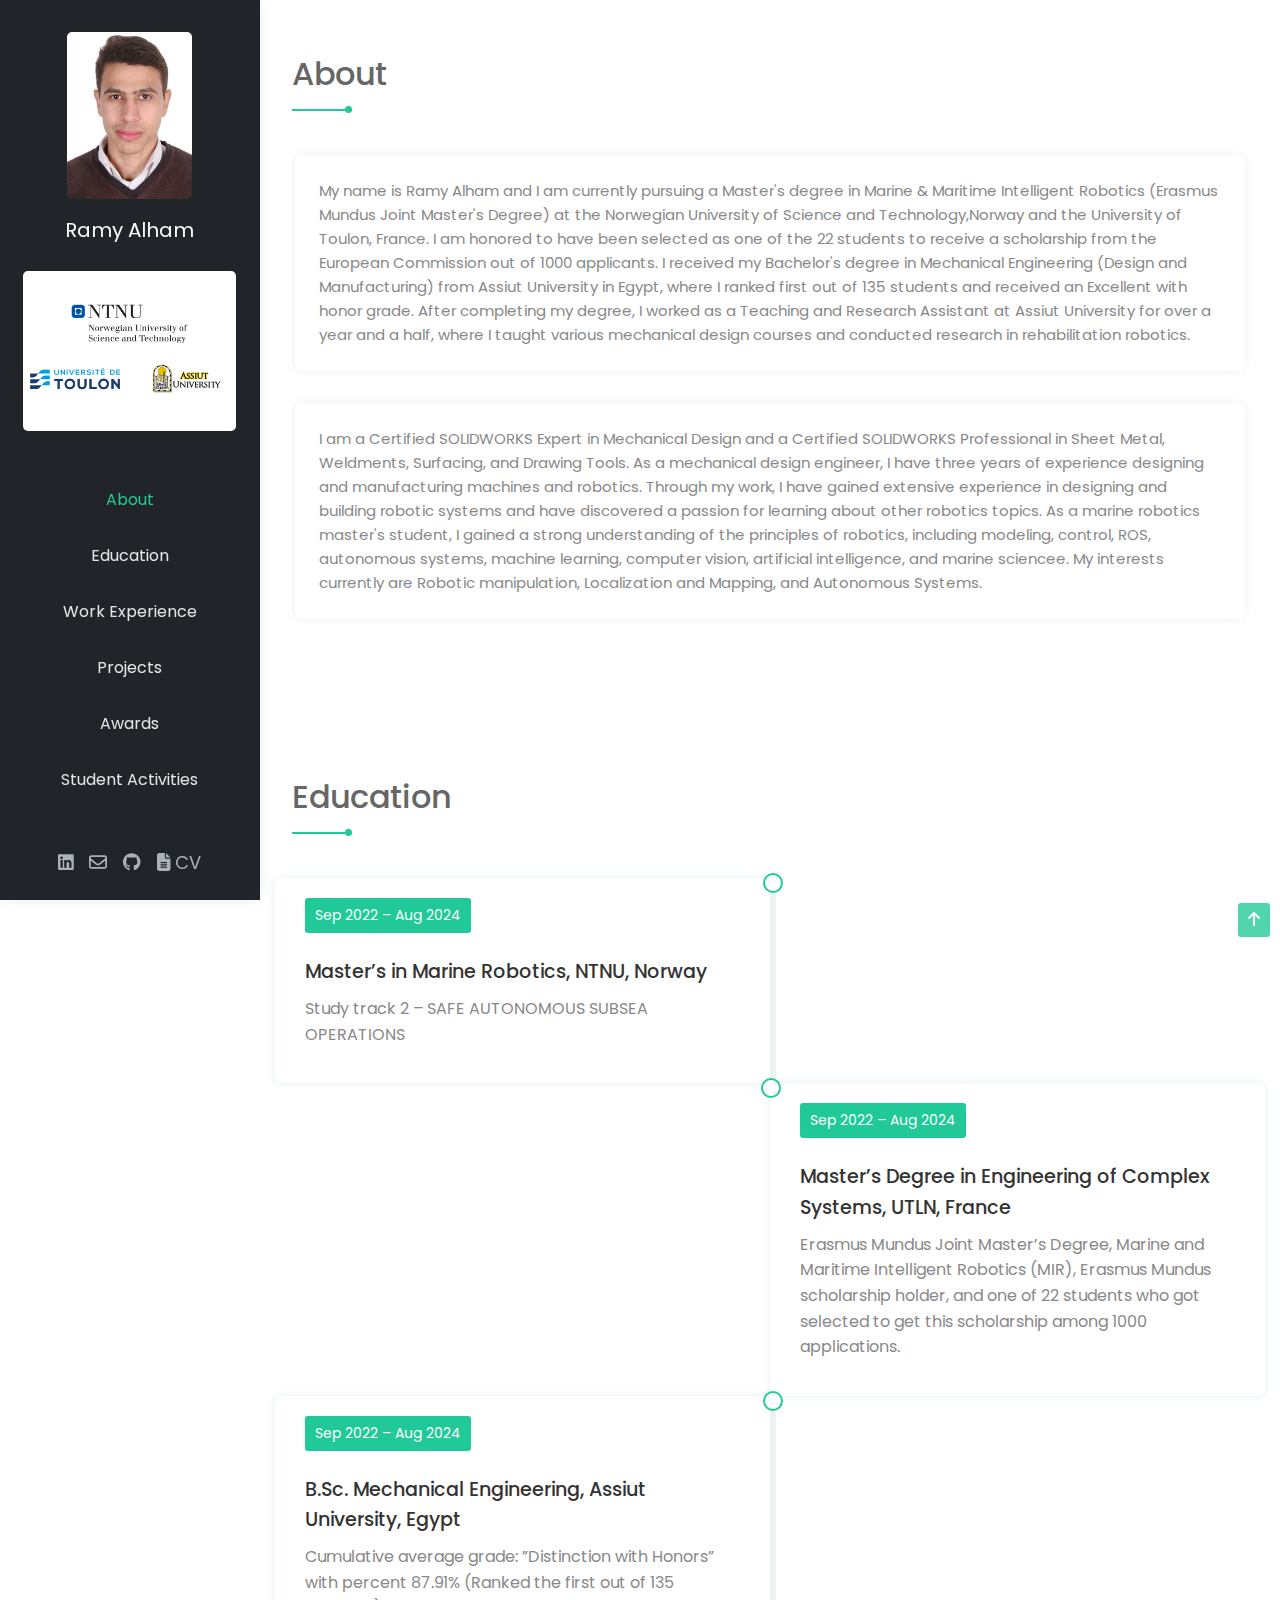
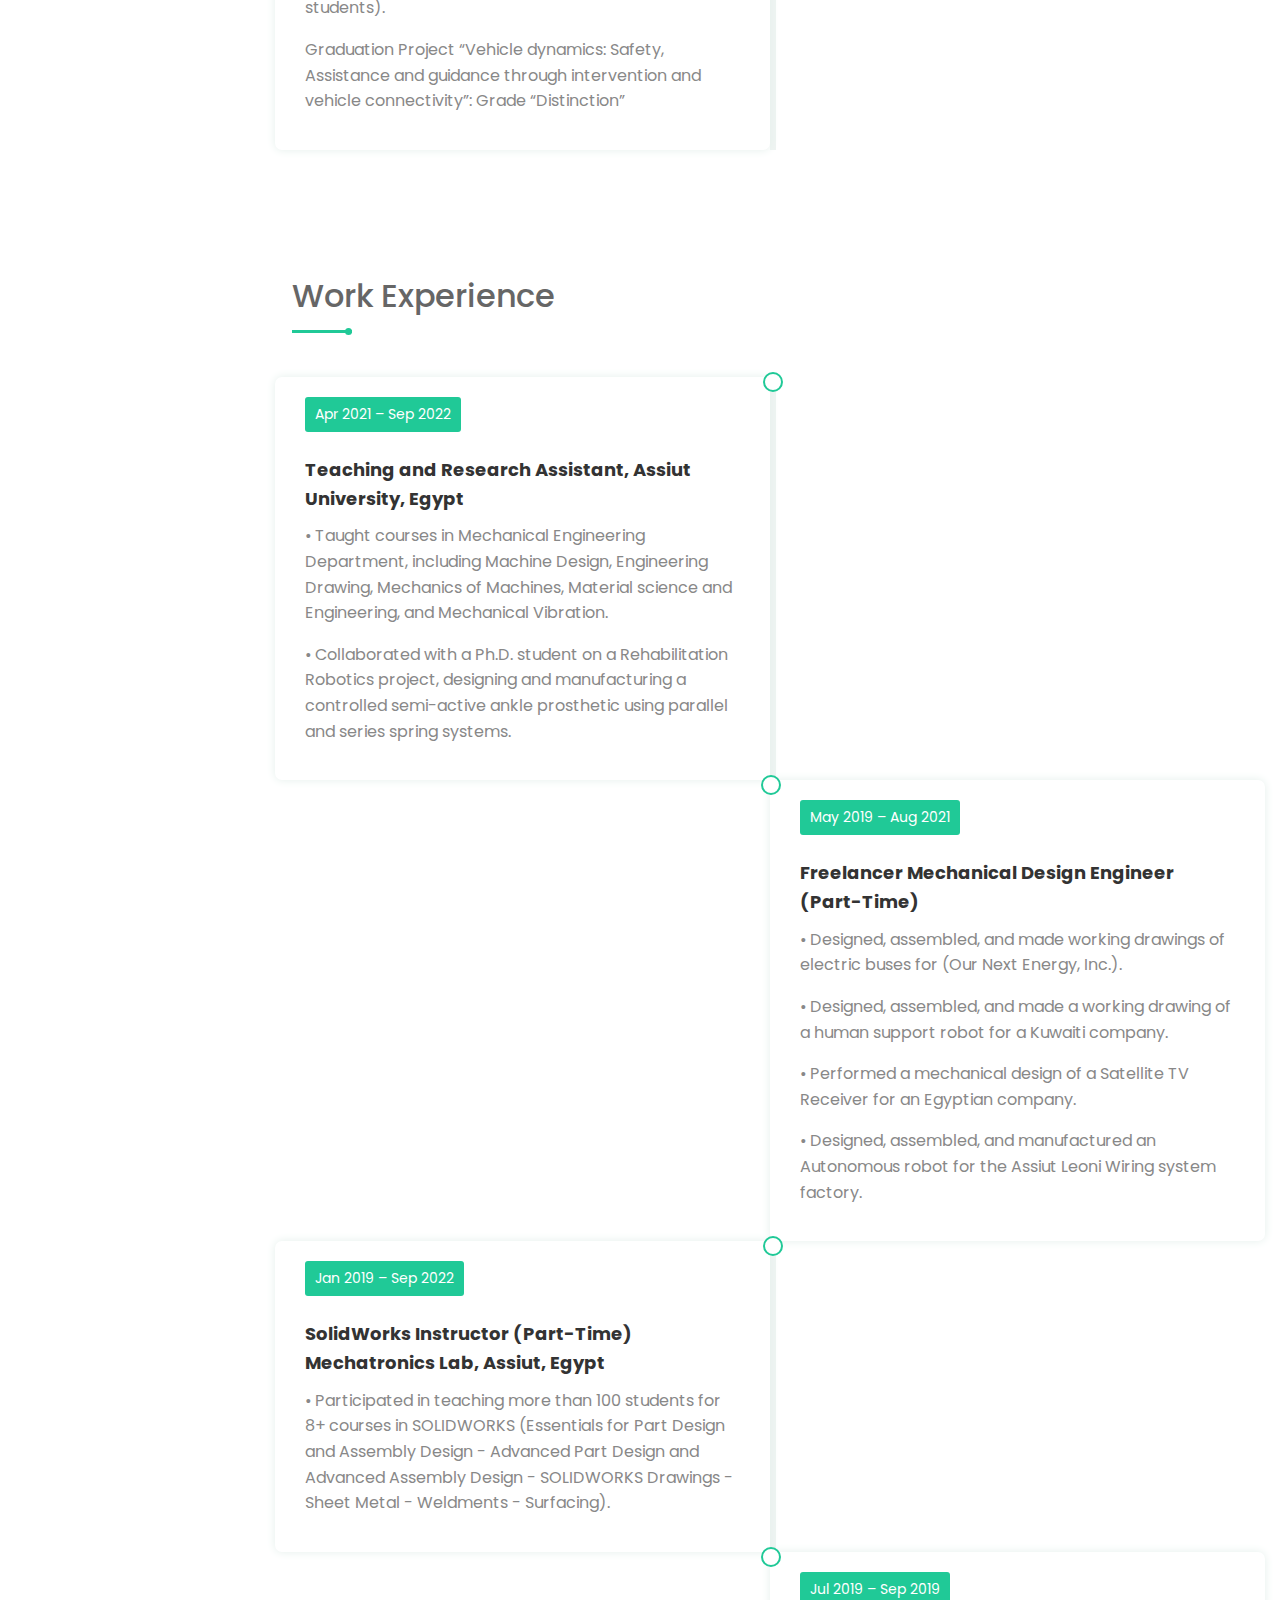
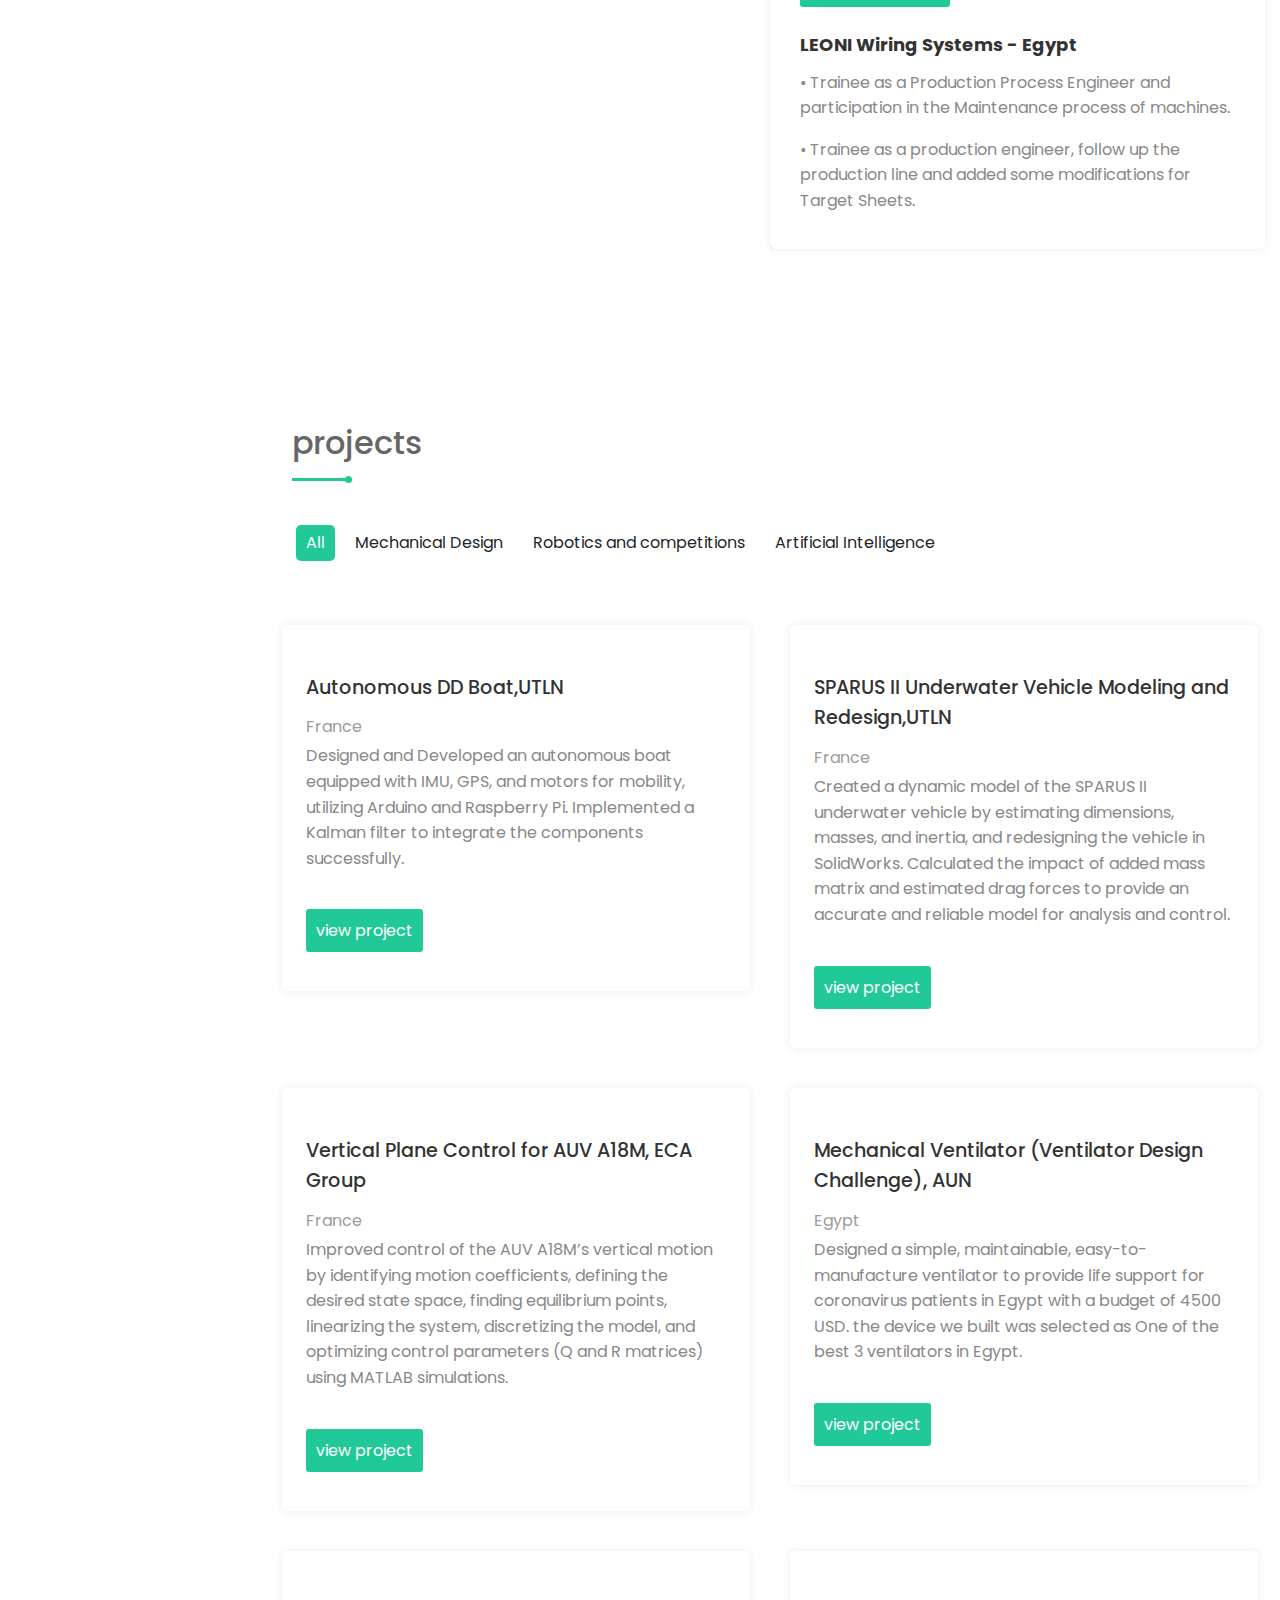
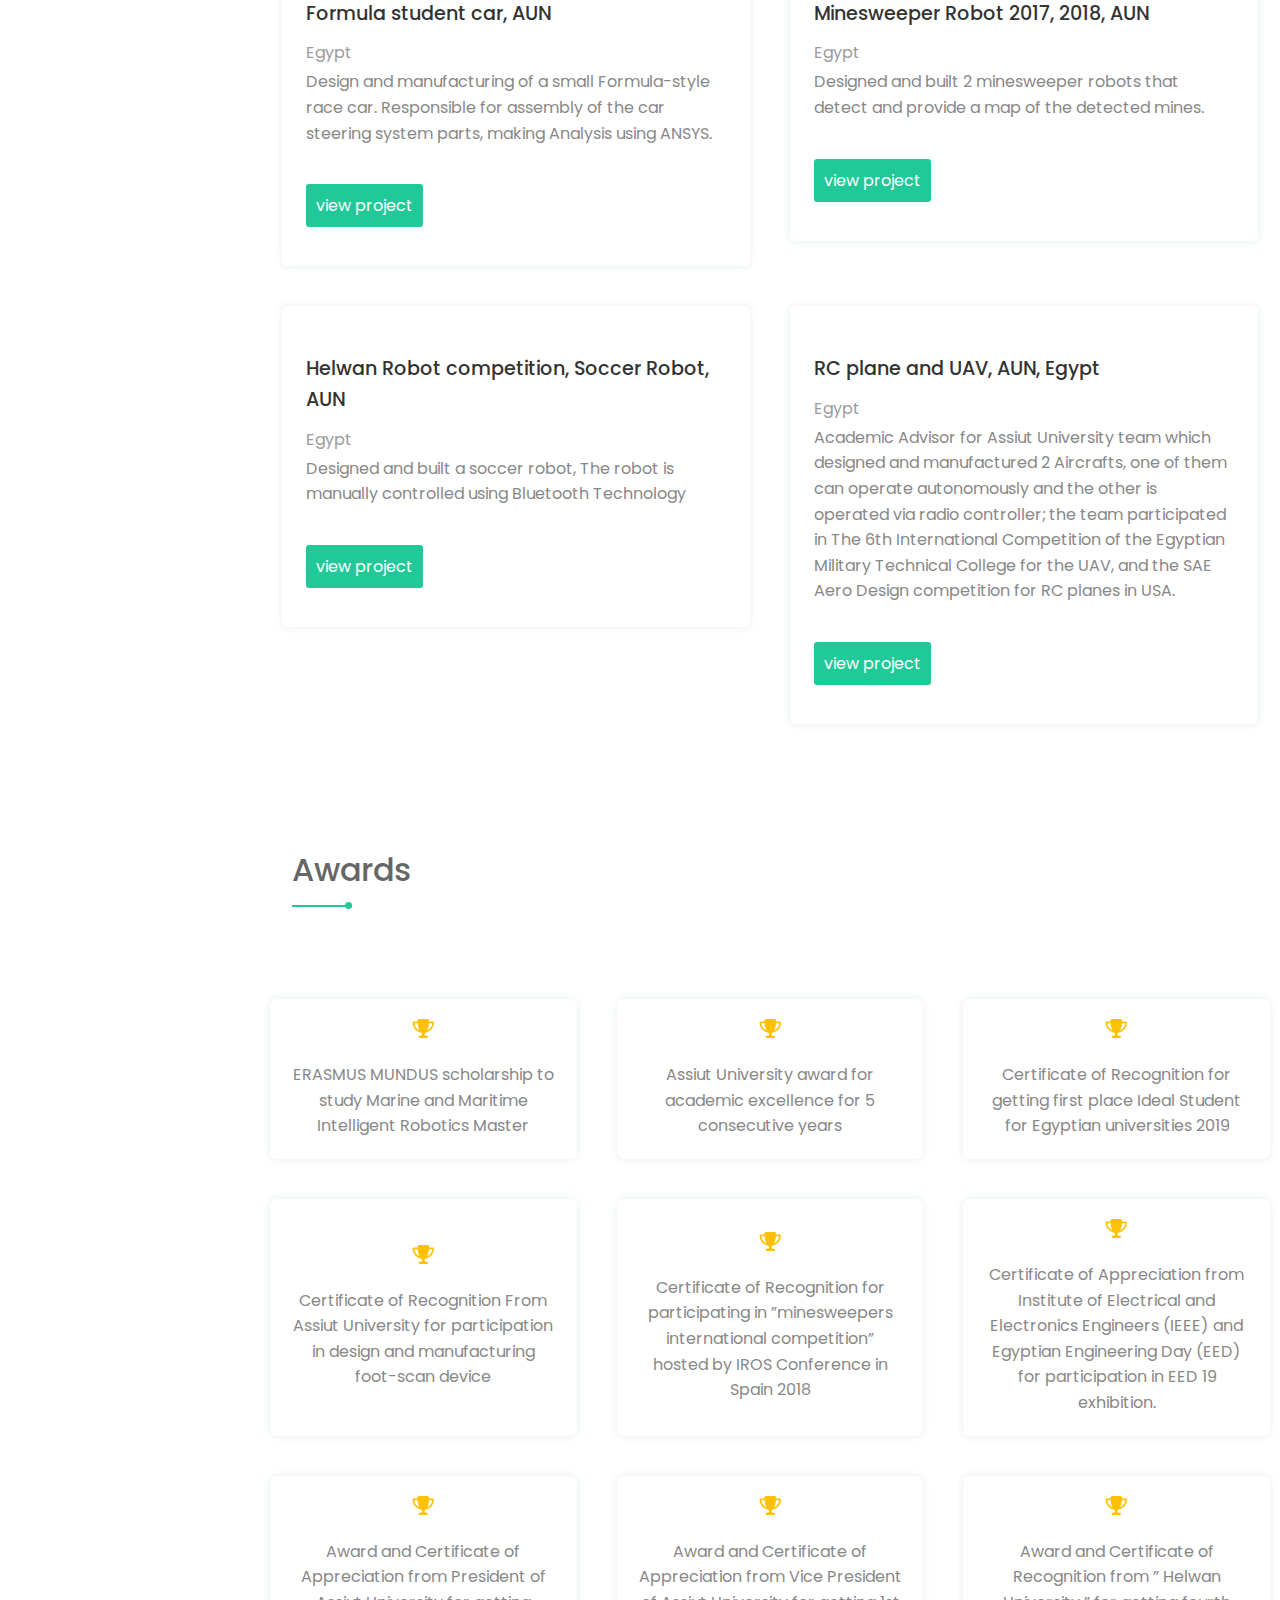
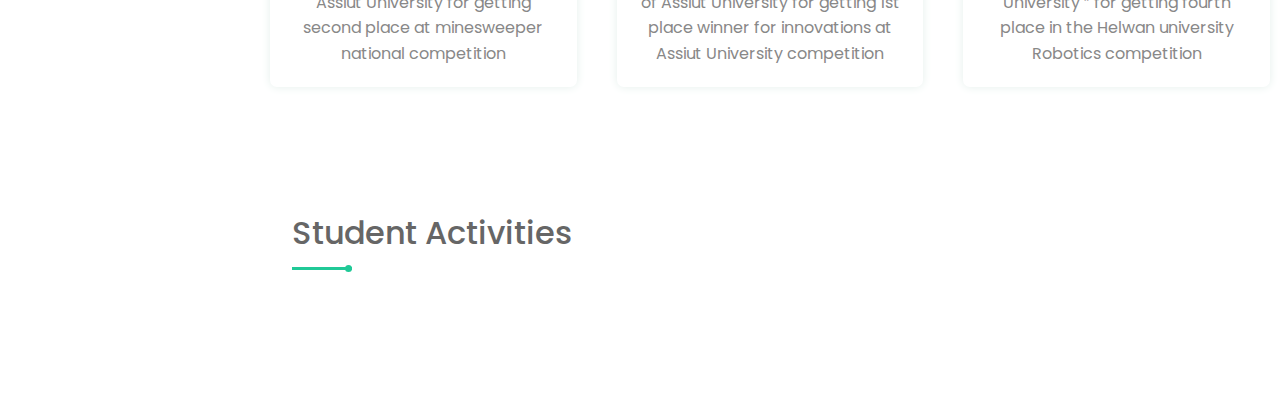
<file: index.html>
<!DOCTYPE html>
<html lang="en">

<head>
    <meta charset="UTF-8" />
    <meta http-equiv="X-UA-Compatible" content="IE=edge" />
    <meta name="viewport" content="width=device-width, initial-scale=1.0" />
    <title>Ramy Alham</title>
    <!-- css links -->
    <link rel="stylesheet" href="css/bootstrap.min.css" />
    <link rel="stylesheet" href="css/all.min.css" />
    <!-- owl carousel -->
    <link rel="stylesheet" href="https://cdnjs.cloudflare.com/ajax/libs/OwlCarousel2/2.3.4/assets/owl.carousel.min.css"
        integrity="sha512-tS3S5qG0BlhnQROyJXvNjeEM4UpMXHrQfTGmbQ1gKmelCxlSEBUaxhRBj/EFTzpbP4RVSrpEikbmdJobCvhE3g=="
        crossorigin="anonymous" referrerpolicy="no-referrer" />
    <!-- owl carousel theme -->
    <link rel="stylesheet"
        href="https://cdnjs.cloudflare.com/ajax/libs/OwlCarousel2/2.3.4/assets/owl.theme.default.min.css"
        integrity="sha512-sMXtMNL1zRzolHYKEujM2AqCLUR9F2C4/05cdbxjjLSRvMQIciEPCQZo++nk7go3BtSuK9kfa/s+a4f4i5pLkw=="
        crossorigin="anonymous" referrerpolicy="no-referrer" />
    <link rel="stylesheet" href="css/utlities.css" />
    <link rel="stylesheet" href="css/style.css" />
    <link rel="stylesheet" href="css/responsive.css" />
</head>

<body>
    <!-- start navbar section -->
    <nav class="navbar navbar-expand-lg bg-dark primary-menu py-md-3 ">
        <div class="container-fluid pt-lg-3 pb-lg-2 px-lg-3 flex-lg-column h-100">
            <div class="nav-header">
                <img src="images/avater.jpg" alt="avater" class="img-fluid d-none d-lg-block" />
                <a class="navbar-brand text-light" href="#">Ramy Alham</a>
                <div class="university-logos">
                    <img src="images/logo_univ.jpg" alt="University Logos"
                        class="img-fluid university-logo d-lg-block d-none" />
                </div>
            </div>
            <button class="navbar-toggler ms-auto" type="button" data-bs-toggle="collapse"
                data-bs-target="#navbarSupportedContent" aria-controls="navbarSupportedContent" aria-expanded="false"
                aria-label="Toggle navigation">
                <i class="fa-solid fa-bars bar"></i>
            </button>
            <div class="collapse navbar-collapse my-lg-auto" id="navbarSupportedContent">
                <ul class="navbar-nav text-lg-center my-lg-auto py-lg-3 flex-lg-column">
                    <li class="nav-item about">
                        <a class="nav-link active" href="#about">About</a>
                    </li>
                    <li class="nav-item education">
                        <a class="nav-link" href="#education">Education</a>

                    </li>
                    <li class="nav-item workExperience">
                        <a class="nav-link" href="#workExperience">Work Experience</a>
                    </li>
                    <li class="nav-item projects">
                        <a class="nav-link" href="#project">Projects</a>
                    </li>
                    <li class="nav-item awards">
                        <a class="nav-link" href="#awards">Awards</a>
                    </li>
                    <li class="nav-item studentActivities">
                        <a class="nav-link" href="#studentActivities">Student Activities</a>
                    </li>
                </ul>
            </div>
            <ul class="nav-footer flex-md-row d-flex gap-3 mb-0 p-0">
                <li>
                    <a href="https://www.linkedin.com/in/ramyantar94/" target="_blank"><i
                            class="fa-brands fa-linkedin"></i></a>
                </li>
                <li>
                    <a href="mailto:ramyantar@aun.edu.eg"><i class="fa-regular fa-envelope"></i></a>
                </li>
                <li>
                    <a href="https://github.com/ramyantar" target="_blank">
                        <i class="fa-brands fa-github"></i>
                    </a>
                </li>
                <li>
                    <a href="https://drive.google.com/file/d/1LvihStYp-87_kQpyJi6JawaVRKV2SgOA/view?usp=sharing"
                        target="_blank">
                        <i class="fa-solid fa-file-alt"></i> CV
                    </a>
                </li>
            </ul>
        </div>
    </nav>
    <!-- end navbar section -->
    <div class="content">
        <!-- start about section -->
        <section class="about" id="about">
            <div class="container d-flex flex-column">
                <div class="special_header">
                    <h2>About</h2>
                </div>
                <div class="row mt-lg-4 mt-0 section-container">
                    <p class="p-4">
                        My name is Ramy Alham and I am currently pursuing a Master's degree in Marine & Maritime
                        Intelligent Robotics (Erasmus Mundus Joint Master's Degree) at the Norwegian University of
                        Science and Technology,Norway and the University of Toulon, France. I am honored to have been
                        selected as one of the 22 students to receive a scholarship from the European Commission out of
                        1000 applicants.

                        I received my Bachelor's
                        degree in Mechanical Engineering (Design and
                        Manufacturing) from Assiut University in Egypt,
                        where I ranked first out of 135 students and
                        received an Excellent with honor grade. After
                        completing my degree, I worked as a Teaching and
                        Research Assistant at Assiut University for over a
                        year and a half, where I taught various mechanical
                        design courses and conducted research in
                        rehabilitation robotics.
                        <!--                         </p>
                        <p class="p-4"> -->

                    </p>
                    <p class="p-4">
                        I am a Certified SOLIDWORKS Expert in Mechanical
                        Design and a Certified SOLIDWORKS Professional in
                        Sheet Metal, Weldments, Surfacing, and Drawing
                        Tools. As a mechanical design engineer, I have three
                        years of experience designing and manufacturing
                        machines and robotics. Through my work, I have
                        gained extensive experience in designing and
                        building robotic systems and have discovered a
                        passion for learning about other robotics topics.

                        As a marine robotics master's student, I gained a
                        strong understanding of the principles of robotics,
                        including modeling, control, ROS, autonomous
                        systems, machine learning, computer vision,
                        artificial intelligence, and marine sciencee. My
                        interests currently are Robotic manipulation,
                        Localization and Mapping, and Autonomous Systems. 
                    </p>
                </div>
            </div>
        </section>
        <!-- end about section -->
        <!-- start education section -->
        <section class="education" id="education">
            <div class="container d-flex flex-column">
                <div class="special_header">
                    <h2>Education</h2>
                </div>
                <div class="row mt-lg-4 mt-0 section-container">
                    <div class="education-box">
                        <small class="date mb-4 d-inline-block">Sep 2022 – Aug 2024</small>
                        <h3>Master’s in Marine Robotics, NTNU, Norway</h3>
                        <p>
                            Study track 2 – SAFE AUTONOMOUS SUBSEA OPERATIONS
                        </p>
                    </div>
                    <div class="education-box">
                        <small class="date mb-4 d-inline-block">Sep 2022 – Aug 2024</small>
                        <h3>
                            Master’s Degree in Engineering of Complex
                            Systems, UTLN, France
                        </h3>
                        <p>
                            Erasmus Mundus Joint Master’s Degree, Marine and
                            Maritime Intelligent Robotics (MIR), Erasmus
                            Mundus scholarship holder, and one of 22
                            students who got selected to get this
                            scholarship among 1000 applications.
                        </p>
                    </div>
                    <div class="education-box">
                        <small class="date mb-4 d-inline-block">Sep 2022 – Aug 2024</small>
                        <h3>
                            B.Sc. Mechanical Engineering, Assiut University,
                            Egypt
                        </h3>
                        <p>
                            Cumulative average grade: ”Distinction with
                            Honors” with percent 87.91% (Ranked the first
                            out of 135 students).
                        </p>
                        <p>
                            Graduation Project “Vehicle dynamics: Safety,
                            Assistance and guidance through intervention and
                            vehicle connectivity”: Grade “Distinction”
                        </p>
                    </div>
                </div>
            </div>
        </section>
        <!-- end education section -->
        <!-- start work experience section -->
        <section id="workExperience" class="work-experience education mb-5">
            <div class="container d-flex flex-column">
                <div class="special_header">
                    <h2>Work Experience</h2>
                </div>
                <div class="row mt-lg-4 mt-0 section-container">
                    <div class="education-box">
                        <small class="date mb-4 d-inline-block">Apr 2021 – Sep 2022</small>
                        <h3>Teaching and Research Assistant, Assiut University, Egypt</h3>
                        <p>• Taught courses in Mechanical Engineering Department, including Machine Design, Engineering
                            Drawing, Mechanics of Machines, Material science and Engineering, and Mechanical Vibration.
                        </p>
                        <p>• Collaborated with a Ph.D. student on a Rehabilitation Robotics project, designing and
                            manufacturing a controlled semi-active ankle prosthetic using parallel and series spring
                            systems.</p>
                    </div>
                    <div class="education-box">
                        <small class="date mb-4 d-inline-block">May 2019 – Aug 2021</small>
                        <h3>Freelancer Mechanical Design Engineer (Part-Time)</h3>
                        <p>• Designed, assembled, and made working drawings of electric buses for (Our Next Energy,
                            Inc.).</p>
                        <p>• Designed, assembled, and made a working drawing of a human support robot for a Kuwaiti
                            company.</p>
                        <p>• Performed a mechanical design of a Satellite TV Receiver for an Egyptian company.</p>
                        <p>• Designed, assembled, and manufactured an Autonomous robot for the Assiut Leoni Wiring
                            system factory.</p>
                    </div>
                    <div class="education-box">
                        <small class="date mb-4 d-inline-block">Jan 2019 – Sep 2022</small>
                        <h3>SolidWorks Instructor (Part-Time) Mechatronics Lab, Assiut, Egypt</h3>
                        <p>• Participated in teaching more than 100 students for 8+ courses in SOLIDWORKS (Essentials
                            for Part Design and Assembly Design - Advanced Part Design and Advanced Assembly Design -
                            SOLIDWORKS Drawings - Sheet Metal - Weldments - Surfacing).</p>
                    </div>
                    <div class="education-box">
                        <small class="date mb-4 d-inline-block">Jul 2019 – Sep 2019</small>
                        <h3>LEONI Wiring Systems - Egypt</h3>
                        <p>• Trainee as a Production Process Engineer and participation in the Maintenance process of
                            machines.</p>
                        <p>• Trainee as a production engineer, follow up the production line and added some
                            modifications for Target Sheets.</p>
                    </div>
                </div>
            </div>
        </section>



        <!-- end work experience section -->

        <!-- start project section -->
        <section class="projects" id="project">
            <div class="container d-flex flex-column">
                <div class="special_header">
                    <h2>projects</h2>
                </div>
                <div class="row mt-lg-4 mt-0">
                    <ul class="project-list d-flex ms-md-4 flex-md-row flex-column">
                        <li class="active" data-project="all">All</li>
                        <li data-project="mechanical">Mechanical Design</li>
                        <li data-project="robotics">
                            Robotics and competitions
                        </li>
                        <li data-project="artificial">
                            Artificial Intelligence
                        </li>
                    </ul>
                </div>
                <div class="row project-row grid-3 mt-5">
                    <div class="project all robotics py-5 px-4">
                        <div class="project-header">
                            <h3>Autonomous DD Boat,UTLN</h3>
                            <span class="country my-1 d-inline-block"> France</span>
                        </div>
                        <p>
                            Designed and Developed an autonomous boat
                            equipped with IMU, GPS, and motors for mobility,
                            utilizing Arduino and Raspberry Pi. Implemented
                            a Kalman filter to integrate the components
                            successfully.
                        </p>
                        <div class="project-link mt-5">
                            <a href="" target="_blank">view project</a>
                        </div>
                    </div>
                    <div class="project all robotics py-5 px-4">
                        <div class="project-header">
                            <h3>
                                SPARUS II Underwater Vehicle Modeling and
                                Redesign,UTLN
                            </h3>
                            <span class="country my-1 d-inline-block">France</span>
                        </div>
                        <p>
                            Created a dynamic model of the SPARUS II
                            underwater vehicle by estimating dimensions,
                            masses, and inertia, and redesigning the vehicle
                            in SolidWorks. Calculated the impact of added
                            mass matrix and estimated drag forces to provide
                            an accurate and reliable model for analysis and
                            control.
                        </p>
                        <div class="project-link mt-5">
                            <a href="" target="_blank">view project</a>
                        </div>
                    </div>
                    <div class="project all robotics py-5 px-4">
                        <div class="project-header">
                            <h3>
                                Vertical Plane Control for AUV A18M, ECA
                                Group
                            </h3>
                            <span class="country my-1 d-inline-block">France</span>
                        </div>
                        <p>
                            Improved control of the AUV A18M’s vertical
                            motion by identifying motion coefficients,
                            defining the desired state space, finding
                            equilibrium points, linearizing the system,
                            discretizing the model, and optimizing control
                            parameters (Q and R matrices) using MATLAB
                            simulations.
                        </p>
                        <div class="project-link mt-5">
                            <a href="" target="_blank">view project</a>
                        </div>
                    </div>
                    <div class="project all robotics py-5 px-4">
                        <div class="project-header">
                            <h3>
                                Mechanical Ventilator (Ventilator Design
                                Challenge), AUN
                            </h3>
                            <span class="country my-1 d-inline-block">Egypt</span>
                        </div>
                        <p>
                            Designed a simple, maintainable,
                            easy-to-manufacture ventilator to provide life
                            support for coronavirus patients in Egypt with a
                            budget of 4500 USD. the device we built was
                            selected as One of the best 3 ventilators in
                            Egypt.
                        </p>
                        <div class="project-link mt-5">
                            <a href="" target="_blank">view project</a>
                        </div>
                    </div>
                    <div class="project all robotics py-5 px-4">
                        <div class="project-header">
                            <h3>Formula student car, AUN</h3>
                            <span class="country my-1 d-inline-block">Egypt</span>
                        </div>
                        <p>
                            Design and manufacturing of a small
                            Formula-style race car. Responsible for assembly
                            of the car steering system parts, making
                            Analysis using ANSYS.
                        </p>
                        <div class="project-link mt-5">
                            <a href="" target="_blank">view project</a>
                        </div>
                    </div>
                    <div class="project all robotics py-5 px-4">
                        <div class="project-header">
                            <h3>Minesweeper Robot 2017, 2018, AUN</h3>
                            <span class="country my-1 d-inline-block">Egypt</span>
                        </div>
                        <p>
                            Designed and built 2 minesweeper robots that
                            detect and provide a map of the detected mines.
                        </p>
                        <div class="project-link mt-5">
                            <a href="https://www.youtube.com/watch?v=xFP3X2qKmRU&t=6s" target="_blank">view project</a>
                        </div>
                    </div>
                    <div class="project all robotics py-5 px-4">
                        <div class="project-header">
                            <h3>
                                Helwan Robot competition, Soccer Robot, AUN
                            </h3>
                            <span class="country my-1 d-inline-block">Egypt</span>
                        </div>
                        <p>
                            Designed and built a soccer robot, The robot is
                            manually controlled using Bluetooth Technology
                        </p>
                        <div class="project-link mt-5">
                            <a href="" target="_blank">view project</a>
                        </div>
                    </div>
                    <div class="project all robotics py-5 px-4">
                        <div class="project-header">
                            <h3>RC plane and UAV, AUN, Egypt</h3>
                            <span class="country my-1 d-inline-block">Egypt</span>
                        </div>
                        <p>
                            Academic Advisor for Assiut University team
                            which designed and manufactured 2 Aircrafts, one
                            of them can operate autonomously and the other
                            is operated via radio controller; the team
                            participated in The 6th International
                            Competition of the Egyptian Military Technical
                            College for the UAV, and the SAE Aero Design
                            competition for RC planes in USA.
                        </p>
                        <div class="project-link mt-5">
                            <a href="https://www.aun.edu.eg/main/de/node/68421" target="_blank">view project</a>
                        </div>
                    </div>
                </div>
            </div>
        </section>
        <!-- end project section -->
        <!-- start award section -->
        <section class="award" id="awards">
            <div class="container d-flex flex-column">
                <div class="special_header">
                    <h2>Awards</h2>
                </div>
                <div class="row mt-lg-4 mt-0">
                    <ul class="text-center text-md-left p-0 justify-content-center mt-5 grid-3">
                        <li>
                            <i class="fa-solid fa-trophy mb-4"></i>
                            <span>ERASMUS MUNDUS scholarship to study Marine
                                and Maritime Intelligent Robotics
                                Master</span>
                        </li>
                        <li>
                            <i class="fa-solid fa-trophy mb-4"></i>
                            <span>Assiut University award for academic
                                excellence for 5 consecutive years</span>
                        </li>
                        <li>
                            <i class="fa-solid fa-trophy mb-4"></i>
                            <span>Certificate of Recognition for getting
                                first place Ideal Student for Egyptian
                                universities 2019</span>
                        </li>
                        <li>
                            <i class="fa-solid fa-trophy mb-4"></i>
                            <span>Certificate of Recognition From Assiut
                                University for participation in design and
                                manufacturing foot-scan device</span>
                        </li>
                        <li>
                            <i class="fa-solid fa-trophy mb-4"></i>
                            <span>Certificate of Recognition for
                                participating in ”minesweepers international
                                competition” hosted by IROS Conference in
                                Spain 2018</span>
                        </li>
                        <li>
                            <i class="fa-solid fa-trophy mb-4"></i>
                            <span>Certificate of Appreciation from Institute
                                of Electrical and Electronics Engineers
                                (IEEE) and Egyptian Engineering Day (EED)
                                for participation in EED 19
                                exhibition.</span>
                        </li>
                        <li>
                            <i class="fa-solid fa-trophy mb-4"></i>
                            <span>Award and Certificate of Appreciation from
                                President of Assiut University for getting
                                second place at minesweeper national
                                competition</span>
                        </li>
                        <li>
                            <i class="fa-solid fa-trophy mb-4"></i>
                            <span>Award and Certificate of Appreciation from
                                Vice President of Assiut University for
                                getting 1st place winner for innovations at
                                Assiut University competition</span>
                        </li>
                        <li>
                            <i class="fa-solid fa-trophy mb-4"></i>
                            <span>Award and Certificate of Recognition from ”
                                Helwan University ” for getting fourth place
                                in the Helwan university Robotics
                                competition</span>
                        </li>
                    </ul>
                </div>
            </div>
        </section>
        <!-- end award section -->
        <!-- start student activity section -->
        <section id="studentActivities" class="activities mb-5">
            <div class="container">
                <div class="special_header">
                    <h2>Student Activities</h2>
                </div>
                <div class="row mt-lg-4 mt-0">
                    <div class="owl-carousel owl-theme">
                        <div class="item">
                            <div class="stuentActivity-content p-4">
                                <small class="date d-inline-block mb-4">Jul 2018 – Jul 2019</small>
                                <h3>
                                    Assiut Robotics Laboratory, Assiut
                                    University, Egypt
                                </h3>
                                <h4>Team Leader</h4>
                                <p>
                                    Managed 85 team members and 4 projects,
                                    including Remotely Operated underwater
                                    Vehicle, IRC League competition, CNC for
                                    PCB, and Robot academy challenge
                                    competition. Led 5 administrative
                                    committees, including Public Relations
                                    and Fundraising, HR, OC, Media, and
                                    Academic Committee.
                                </p>
                            </div>
                        </div>
                        <div class="item">
                            <div class="stuentActivity-content p-4">
                                <small class="date d-inline-block mb-4">
                                    Nov 2019–Aug 2020</small>
                                <h3>
                                    Scientific Committee at Faculty of
                                    Engineering- AUN
                                </h3>
                                <h4>President</h4>
                            </div>
                        </div>
                        <div class="item">
                            <div class="stuentActivity-content p-4">
                                <small class="date d-inline-block mb-4">Mar 2019</small>
                                <h3>STEM Assiut School:</h3>
                                <h4>Speaker</h4>
                                <p>Mechanical engineering and Robotics</p>
                            </div>
                        </div>
                        <div class="item">
                            <div class="stuentActivity-content p-4">
                                <small class="date d-inline-block mb-4">Oct 2018</small>
                                <h3>
                                    Robotics Education Events at Assiut
                                    university
                                </h3>
                                <h4>Organization Team Lead and speaker</h4>
                                <p>speaker of Robotics Education Events</p>
                            </div>
                        </div>
                        <div class="item">
                            <div class="stuentActivity-content p-4">
                                <small class="date d-inline-block mb-4">Jul 2021 – present</small>
                                <h3>ASME Egypt Section, Egypt</h3>
                                <h4>Vice-Chairman</h4>
                                <p>
                                    Responsible for setting up activities
                                    for the society: webinars, Competitions
                                    for undergraduate students, lectures and
                                    courses in Egyptian universities.
                                </p>
                            </div>
                        </div>
                        <div class="item">
                            <div class="stuentActivity-content p-4">
                                <small class="date d-inline-block mb-4">Aug 2018</small>
                                <h3>Speaker at TV and Radio</h3>
                                <p>
                                    Robotic and Future of the robotics in
                                    Upper Egypt
                                </p>
                            </div>
                        </div>
                        <div class="item">
                            <div class="stuentActivity-content p-4">
                                <small class="date d-inline-block mb-4">Jun 2015 – Nov 2015</small>
                                <h3>
                                    Graphic Designer and translator at
                                    Egyptian Researchers
                                </h3>
                            </div>
                        </div>
                    </div>
                </div>
            </div>
        </section>
        <!-- end student activity section -->

    </div>
    <!-- arrow -->
    <div class="arrow">
        <i class="fa-solid fa-arrow-up"></i>
    </div>
    <!-- script -->
    <script src="js/all.min.js"></script>
    <script src="js/bootstrap.min.js"></script>
    <!-- jquery -->
    <script src="https://cdnjs.cloudflare.com/ajax/libs/jquery/3.6.4/jquery.min.js"
        integrity="sha512-pumBsjNRGGqkPzKHndZMaAG+bir374sORyzM3uulLV14lN5LyykqNk8eEeUlUkB3U0M4FApyaHraT65ihJhDpQ=="
        crossorigin="anonymous" referrerpolicy="no-referrer"></script>
    <!-- owl carousel -->
    <script src="https://cdnjs.cloudflare.com/ajax/libs/OwlCarousel2/2.3.4/owl.carousel.min.js"
        integrity="sha512-bPs7Ae6pVvhOSiIcyUClR7/q2OAsRiovw4vAkX+zJbw3ShAeeqezq50RIIcIURq7Oa20rW2n2q+fyXBNcU9lrw=="
        crossorigin="anonymous" referrerpolicy="no-referrer"></script>
    <!-- initial carousel -->
    <script>
        $(".owl-carousel").owlCarousel({
            loop: true,
            margin: 20,
            nav: false,
            autoplay: true,
            autoplayTimeout: 2500,
            autoplayHoverPause: true,
            smartSpeed: 1000,
            responsiveClass: true,
            responsive: {
                0: {
                    items: 1,
                },
                600: {
                    items: 2,
                },
                1000: {
                    items: 3,
                },
            },
        });
    </script>
    <script src="js/main.js"></script>
</body>

</html>
</file>
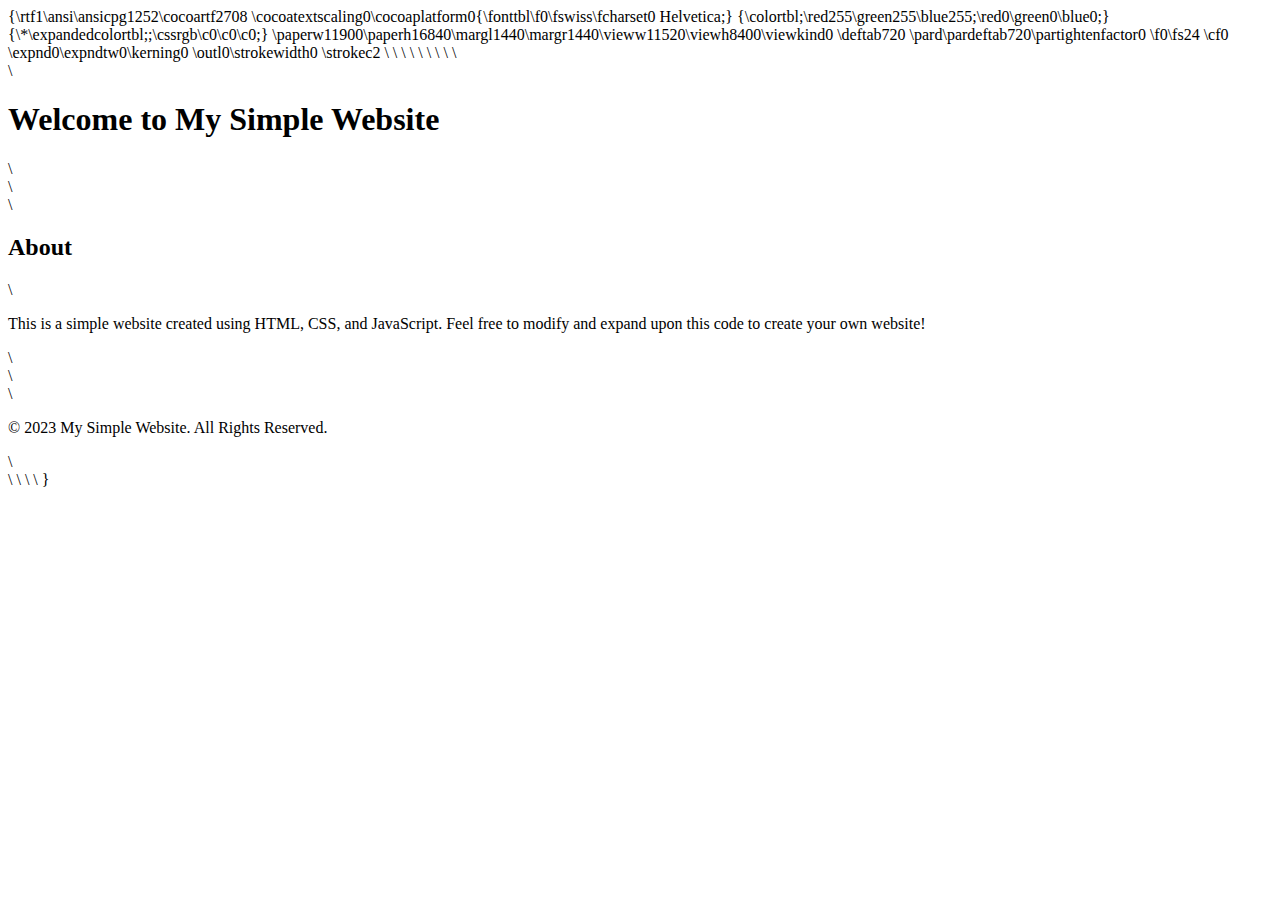
<file: Untitled.html>
{\rtf1\ansi\ansicpg1252\cocoartf2708
\cocoatextscaling0\cocoaplatform0{\fonttbl\f0\fswiss\fcharset0 Helvetica;}
{\colortbl;\red255\green255\blue255;\red0\green0\blue0;}
{\*\expandedcolortbl;;\cssrgb\c0\c0\c0;}
\paperw11900\paperh16840\margl1440\margr1440\vieww11520\viewh8400\viewkind0
\deftab720
\pard\pardeftab720\partightenfactor0

\f0\fs24 \cf0 \expnd0\expndtw0\kerning0
\outl0\strokewidth0 \strokec2 <!DOCTYPE html>\
<html lang="en">\
<head>\
    <meta charset="UTF-8">\
    <meta name="viewport" content="width=device-width, initial-scale=1.0">\
    <title>My Simple Website</title>\
    <style>\
        /* Add your CSS styles here */\
        body \{\
            font-family: Arial, sans-serif;\
            background-color: #f5f5f5;\
            margin: 0;\
            padding: 0;\
        \}\
\
        header \{\
            background-color: #4CAF50;\
            padding: 20px;\
            text-align: center;\
            color: white;\
        \}\
\
        main \{\
            padding: 20px;\
        \}\
\
        footer \{\
            background-color: #4CAF50;\
            padding: 10px;\
            text-align: center;\
            color: white;\
        \}\
    </style>\
</head>\
<body>\
    <header>\
        <h1>Welcome to My Simple Website</h1>\
    </header>\
    <main>\
        <h2>About</h2>\
        <p>This is a simple website created using HTML, CSS, and JavaScript. Feel free to modify and expand upon this code to create your own website!</p>\
    </main>\
    <footer>\
        <p>&copy; 2023 My Simple Website. All Rights Reserved.</p>\
    </footer>\
    <script>\
        // Add your JavaScript code here\
    </script>\
</body>\
</html>\
}
</file>
<file: css/utlities.css>
@import url("https://fonts.googleapis.com/css2?family=Poppins:wght@200;300;400;500;600;700&display=swap");
* {
    box-sizing: border-box;
    list-style-type: none;
    text-decoration: none !important;
}
:root {
    --main-color: #20c997;
    --alt-color: #20c997c7;
    --very-light-gray: #9d9a9a;
}
html {
    scroll-behavior: smooth;
}
body {
    font-family: "Poppins", sans-serif;
}
section .special_header h2 {
    position: relative;
    display: flex;
    align-items: center;
    font-weight: 500;
    font-size: 2rem;
    color: #666;
    margin-left: 20px;
    margin-bottom: 2rem;
}
section .special_header:first-of-type h2 {
    margin-top: 3rem;
}
section .special_header h2::before {
    content: "";
    width: 7px;
    height: 7px;
    background-color: var(--main-color);
    border-radius: 50%;
    -webkit-border-radius: 50%;
    -moz-border-radius: 50%;
    -ms-border-radius: 50%;
    -o-border-radius: 50%;
    position: absolute;
    bottom: -14px;
    left: 53px;
}
section .special_header h2::after {
    content: "";
    background-color: var(--main-color);
    width: 60px;
    height: 2.5px;
    position: absolute;
    bottom: -12px;
}
section {
    padding: 0 0 4.5rem;
    position: relative;
    overflow: hidden;
}
p {
    color: #888;
    line-height: 1.6;
}
h1,
h2,
h3,
h4,
h5 {
    color: #333;
    line-height: 1.6;
}
/* grid */
.grid-3 {
    display: grid;
    grid-template-columns: repeat(auto-fill, minmax(300px, 1fr));
    gap: 40px;
    width: 98%;
    justify-content: center;
    margin: auto;
}
.date {
    background-color: var(--main-color);
    color: #fff;
    width: fit-content;
    padding: 7px 10px;
    border-radius: 3px;
    -webkit-border-radius: 3px;
    -moz-border-radius: 3px;
    -ms-border-radius: 3px;
    -o-border-radius: 3px;
}
/* owl setting */
.owl-stage {
    cursor: grabbing;
}

/* scrolling arrow */
.arrow {
    background-color: var(--alt-color);
    color: #fff;
    width: fit-content;
    padding: 5px 10px;
    border-radius: 3px;
    -webkit-border-radius: 3px;
    -moz-border-radius: 3px;
    -ms-border-radius: 3px;
    -o-border-radius: 3px;
    position: fixed;
    right: 10px;
    z-index: 500;
    transition: 0.3s;
    -webkit-transition: 0.3s;
    -moz-transition: 0.3s;
    -ms-transition: 0.3s;
    -o-transition: 0.3s;
    cursor: pointer;
    bottom: -37px;
}
.arrow.active {
    bottom: 10px;
}
.arrow:hover {
    background-color: var(--main-color);
}
</file>
<file: css/style.css>
/* start nav section */
.navbar {
    position: fixed;
    width: 100%;
    z-index: 500;
}
.navbar-toggler,
.navbar-toggler:active,
.navbar-toggler:focus {
    border: none !important;
    outline: none !important;
    box-shadow: none !important;
}
.bar {
    color: #fff;
}
.navbar-nav li a {
    color: hsla(0, 0%, 98%, 0.9);
}
.navbar-nav li a:hover,
.navbar-nav li a.active {
    color: var(--main-color) !important;
}
.nav-footer a {
    color: #aab1b8;
}
/* end nav section */
.about p {
    font-size: 15px;
    width: 950px;
    max-width: 95%;
    margin: 0 auto 2rem;
    padding: 2px 2px 20px;
    box-shadow: 0 0 10px #efeeee;
    border-radius: 8px;
    -webkit-border-radius: 8px;
    -moz-border-radius: 8px;
    -ms-border-radius: 8px;
    -o-border-radius: 8px;
}
/* start education section */
section .row.section-container {
    display: block !important;
}
.education .row {
    position: relative;
    padding: 0px 15px;
    margin-top: 5rem;
}
.education .row::after {
    content: "";
    position: absolute;
    width: 6px;
    height: 100%;
    background-color: #eff4f2;
    top: 0;
    left: 50%;
    z-index: -1;
}
.education-box {
    width: 50%;
    background: #fff;
    position: relative;
    padding: 20px 30px;
    box-shadow: 0 0 10px #e4efeb;
    border-radius: 7px;
    -webkit-border-radius: 7px;
    -moz-border-radius: 7px;
    -ms-border-radius: 7px;
    -o-border-radius: 7px;
}
.education-box:nth-of-type(even) {
    left: 50%;
}
.education-box:nth-of-type(odd) {
    left: 0;
}
.education-box::before {
    content: "";
    width: 20px;
    border: 2px solid var(--main-color);
    height: 20px;
    background-color: #fff;
    border-radius: 50%;
    -webkit-border-radius: 50%;
    -moz-border-radius: 50%;
    -ms-border-radius: 50%;
    -o-border-radius: 50%;
    position: absolute;
    z-index: 1;
    top: -5px;
}
.education-box:nth-of-type(even):before {
    left: -9px;
}
.education-box:nth-of-type(odd):before {
    right: -13px;
}
.education-box h3 {
    font-size: 1.2rem;
    line-height: 1.6;
}
/* end education section */
/*start the work section*/
.work-experience h3 {
    font-size: 18px;
    font-weight: bold;
    margin-bottom: 10px;
}

.work-experience h4 {
    font-size: 16px;
    font-weight: bold;
    margin-bottom: 10px;
}

.work-experience ul {
    list-style-type: disc;
    padding-left: 20px;
}

.university-logos {
    display: flex;
    align-items: center;
    margin-top: 10px;
}

.university-logo {
    max-height: 160px; /* Adjust this value as needed */
    max-width: 220px; /* Adjust this value as needed */
}

/* start project section */
.project {
    height: fit-content;
    display: none;
}
.project.active {
    display: block;
}
.projects .project-list {
    gap: 10px;
}
.project-list li {
    padding: 6px 10px;
    border-radius: 5px;
    -webkit-border-radius: 5px;
    -moz-border-radius: 5px;
    -ms-border-radius: 5px;
    -o-border-radius: 5px;
    transition: 0.3s;
    -webkit-transition: 0.3s;
    -moz-transition: 0.3s;
    -ms-transition: 0.3s;
    -o-transition: 0.3s;
    cursor: pointer;
}
.project-list li.active {
    background-color: var(--main-color);
    color: #fff;
}
.project-row .project {
    box-shadow: 0 0 10px #e4efeb;
    border-radius: 5px;
    -webkit-border-radius: 5px;
    -moz-border-radius: 5px;
    -ms-border-radius: 5px;
    -o-border-radius: 5px;
}
.project-row .project h3 {
    font-size: 1.2rem;
    font-weight: 500;
}
.project-row .project span {
    color: var(--very-light-gray);
}
.project-row .project-link a {
    background-color: var(--main-color);
    color: #fff;
    padding: 10px;
    border-radius: 3px;
    -webkit-border-radius: 3px;
    -moz-border-radius: 3px;
    -ms-border-radius: 3px;
    -o-border-radius: 3px;
}
/* end project section */
/* start award section */

.award ul li svg {
    color: #ffc107;
    font-size: 19px;
}
.award ul li {
    box-shadow: 0 0 10px #e4efeb;
    border-radius: 7px;
    -webkit-border-radius: 7px;
    -moz-border-radius: 7px;
    -ms-border-radius: 7px;
    -o-border-radius: 7px;
    display: flex;
    justify-content: center;
    flex-direction: column;
    padding: 20px;
}
.award ul li span {
    line-height: 1.6;
    color: #888;
}
/* end award section */
/* start student activity section */

.stuentActivity-content {
    box-shadow: 0 0 10px #e4efeb;
}
.stuentActivity-content h3 {
    font-size: 1.2rem;
}
.stuentActivity-content h4 {
    color: #9d9a9a;
    font-size: 16px;
    font-weight: 300;
    margin: 10px auto;
}
/* end student activity section */
</file>
<file: css/responsive.css>
/* start navbar */
@media screen and (min-width: 991px) {
    .navbar {
        border-right: 1px solid rgba(0, 0, 0, 0.07);
        box-shadow: 0 0 15px rgba(0, 0, 0, 0.065);
        height: 100% !important;
        left: 0;
        overflow: hidden;
        overflow-y: auto;
        position: fixed;
        top: 0;
        width: 260px;
        z-index: 2;
    }
    .nav-header {
        display: flex;
        flex-direction: column;
        justify-content: center;
        align-items: center;
        gap: 11px;
    }
    .navbar-brand {
        margin: 0;
    }

    .container-fluid {
        display: flex;
        flex-wrap: inherit;
        justify-content: space-between;
    }
    .container-fluid img {
        border-radius: 5px;
        height: 167px;
        -webkit-border-radius: 5px;
        -moz-border-radius: 5px;
        -ms-border-radius: 5px;
        -o-border-radius: 5px;
    }
    .navbar-nav {
        gap: 16px;
    }
    .navbar-expand-lg .navbar-collapse {
        margin-top: 1.2rem;
    }

    .nav-footer {
        display: flex;
        column-gap: 1.5rem;
        align-items: center;
        font-size: 18px;
        padding: 0;
    }
    .nav-footer a {
        color: #aab1b8;
    }
    .content {
        width: calc(100% - 260px);
        position: absolute;
        right: 0;
    }
}
/* end navbar */
/* education section */
@media screen and (max-width: 796px) {
    .education .row::after {
        left: 9px;
    }
    .education-box {
        width: 95%;
    }
    .education-box:not(:last-of-type) {
        margin-bottom: 30px;
    }
    .education-box:nth-of-type(even) {
        left: 0;
    }
    .education-box:nth-of-type(odd):before {
        left: -13px !important;
    }
    .education-box:nth-of-type(even):before {
        left: -12px !important;
    }
}
/* end education section */
</file>
